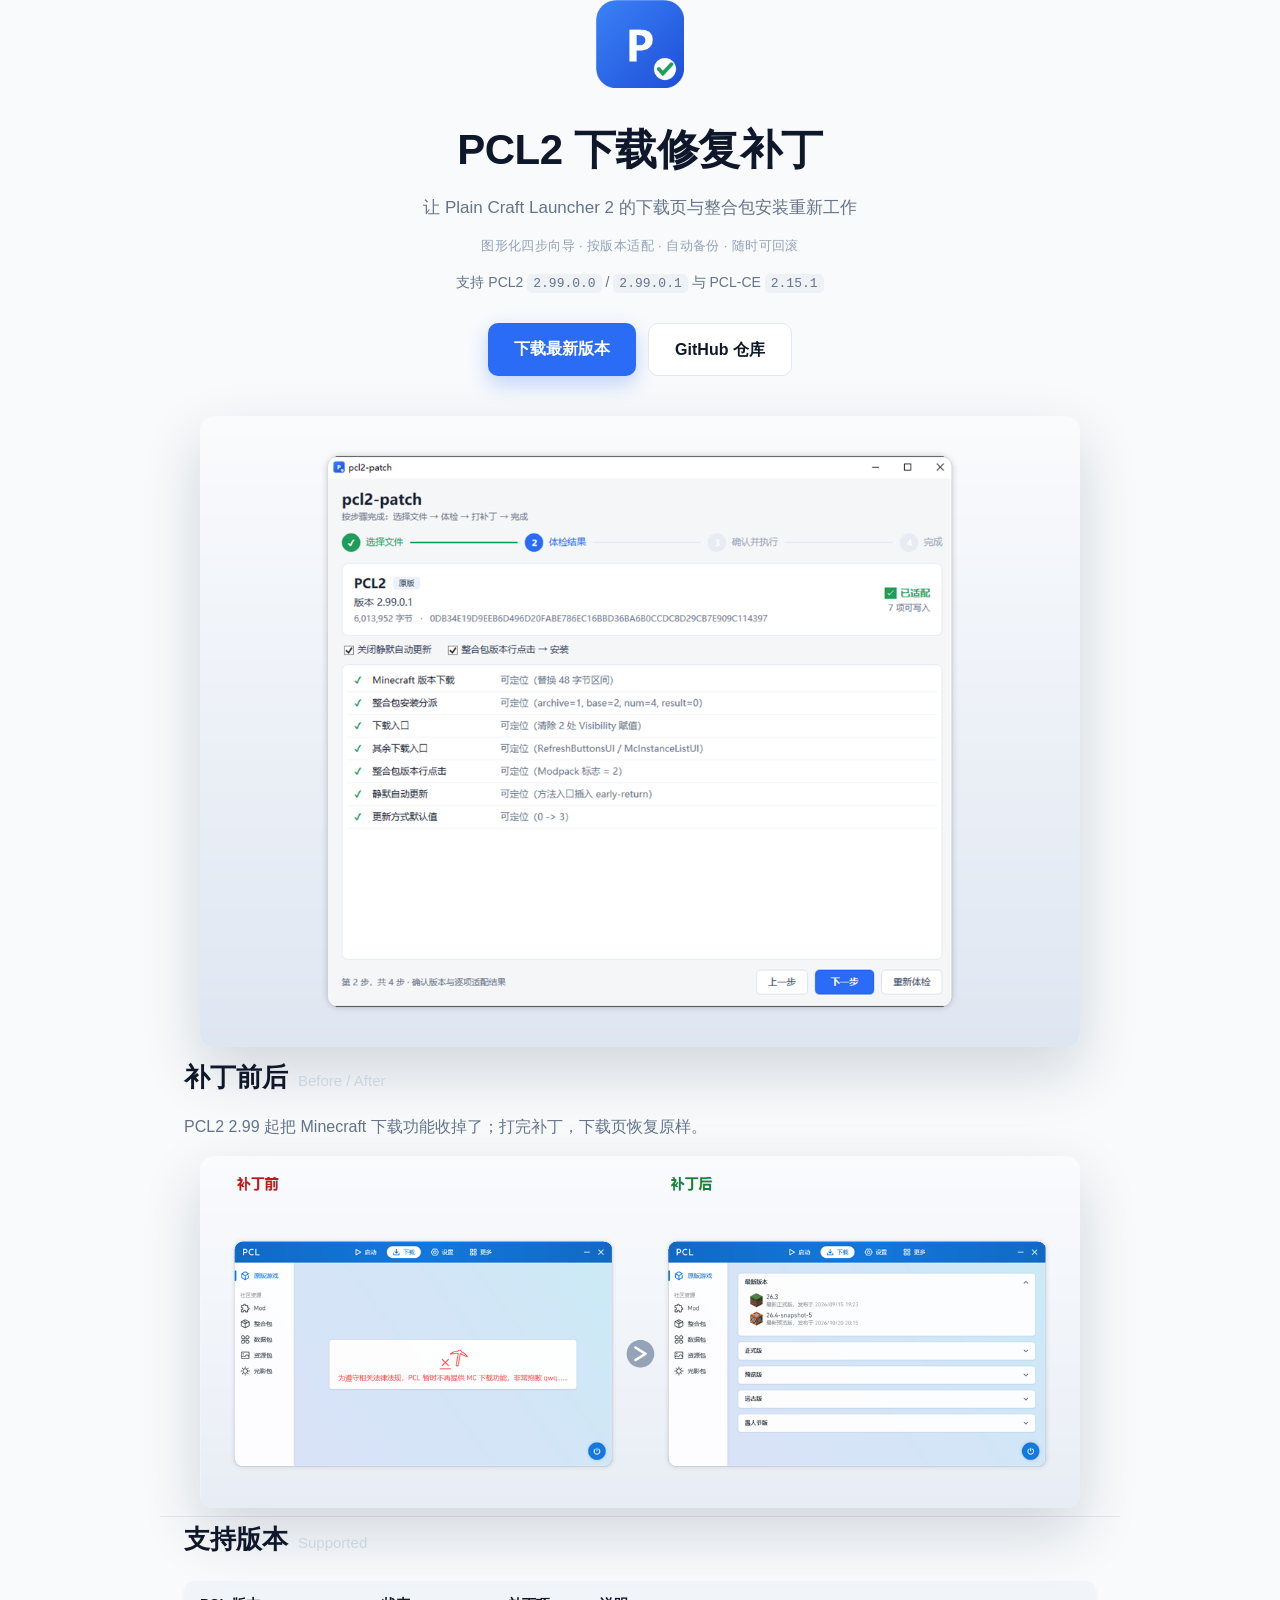
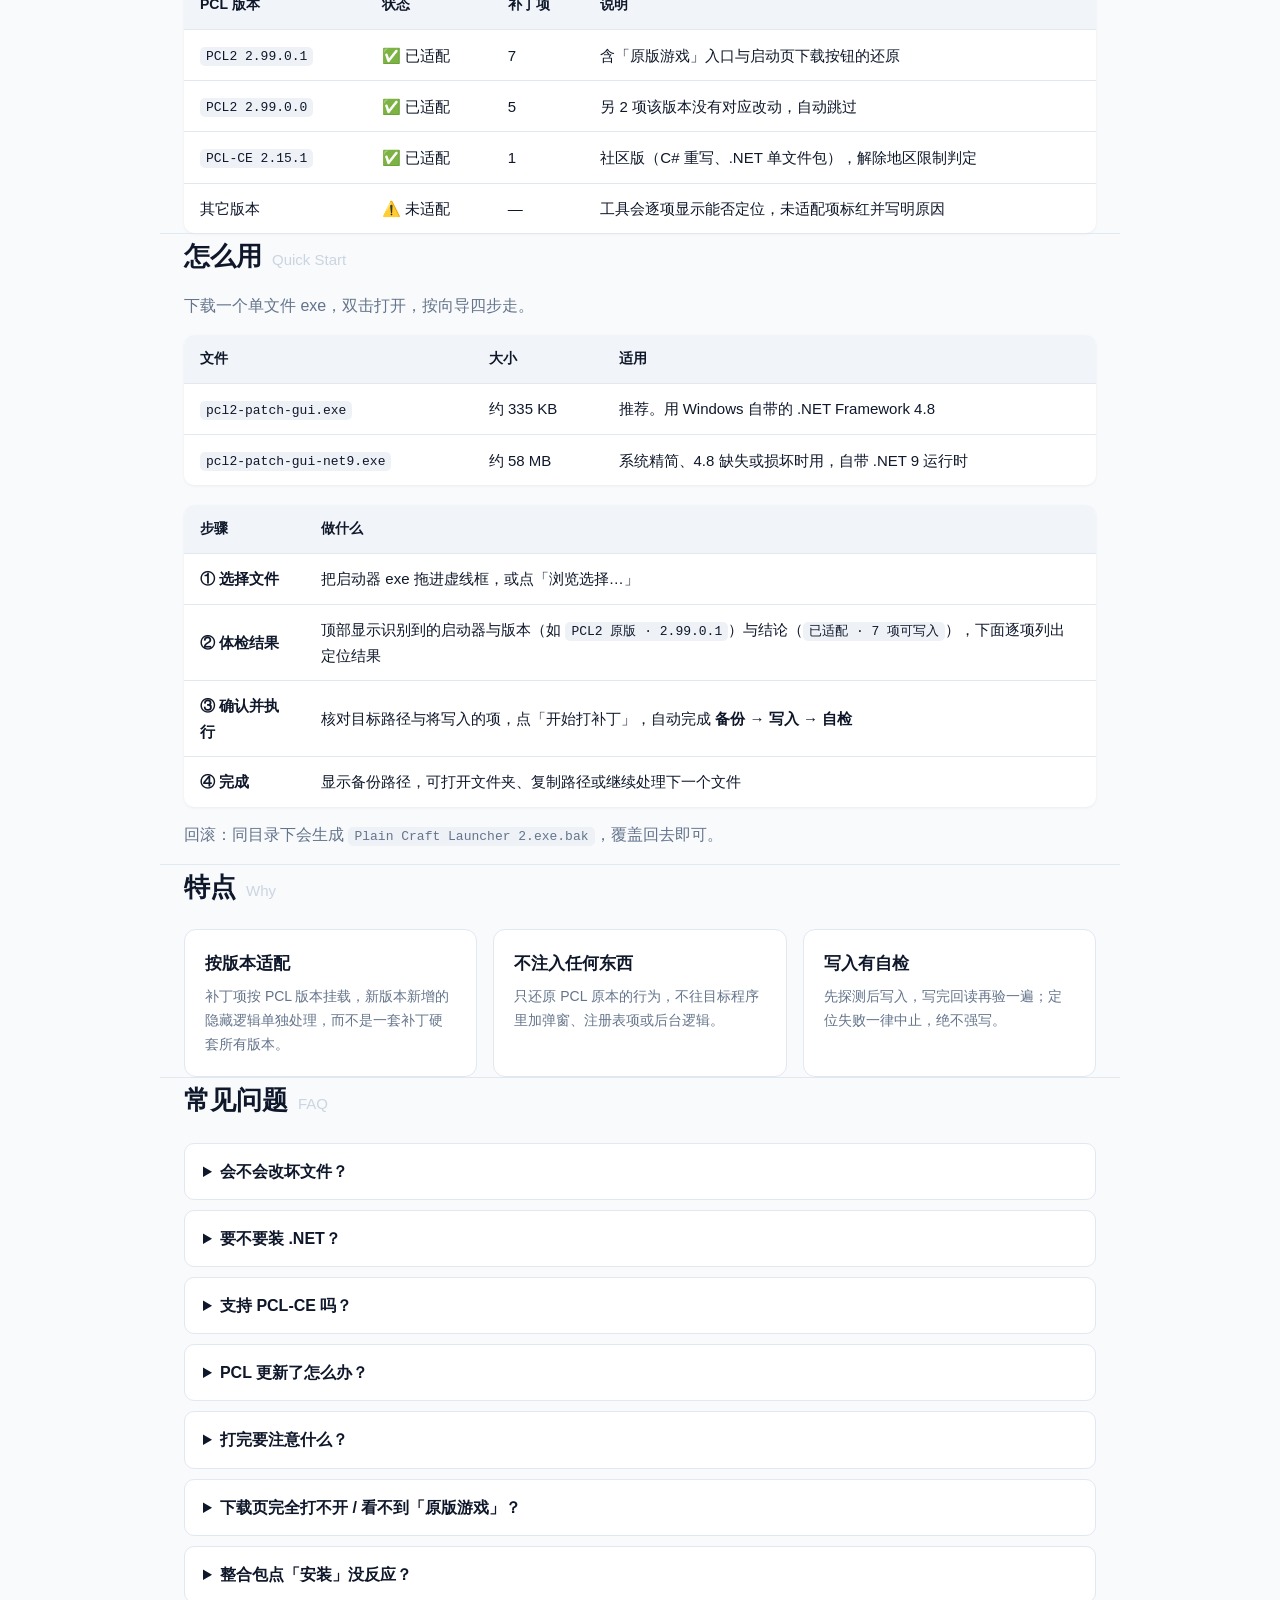
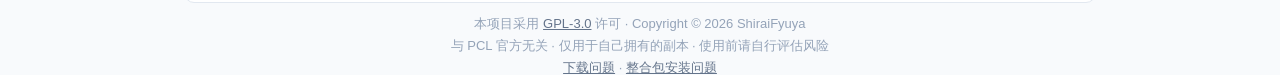
<file: docs/index.html>
<!DOCTYPE html>
<html lang="zh-CN">
<head>
<meta charset="utf-8" />
<meta name="viewport" content="width=device-width, initial-scale=1" />
<title>PCL2 下载修复补丁 · pcl2-patch</title>
<meta name="description" content="PCL2 2.99 的下载页用不了？pcl2-patch 一键恢复 Minecraft 原版下载与整合包安装，图形化操作，自动备份，支持回滚。已适配 PCL2 2.99.0.0 / 2.99.0.1 与 PCL-CE 2.15.1。" />
<meta name="keywords" content="PCL2, PCL2下载不了, PCL2下载限制, PCL2整合包安装, PCL2 2.99, 我的世界启动器, 补丁工具" />
<link rel="icon" href="logo.png" />
<meta property="og:type" content="website" />
<meta property="og:title" content="PCL2 下载修复补丁 · pcl2-patch" />
<meta property="og:description" content="一键恢复 PCL2 的 Minecraft 下载页与整合包安装，图形化、自动备份、支持回滚。" />
<meta property="og:image" content="hero.png" />
<script type="application/ld+json">
{
  "@context": "https://schema.org",
  "@type": "SoftwareApplication",
  "name": "pcl2-patch",
  "alternateName": "PCL2 下载修复补丁",
  "operatingSystem": "Windows 10, Windows 11",
  "applicationCategory": "UtilitiesApplication",
  "description": "为 Plain Craft Launcher 2 提供下载页与整合包安装的修复补丁，图形化操作，自动备份，支持回滚。",
  "offers": { "@type": "Offer", "price": "0", "priceCurrency": "CNY" },
  "license": "https://github.com/ShiraiFyuya/pcl2-patch/blob/main/LICENSE",
  "url": "https://shiraifyuya.github.io/pcl2-patch/",
  "downloadUrl": "https://github.com/ShiraiFyuya/pcl2-patch/releases/latest"
}
</script>
<style>
  :root {
    --blue: #2b6cf6;
    --blue-dark: #1d4ed8;
    --ink: #0f172a;
    --muted: #64748b;
    --line: #e2e8f0;
    --bg: #f8fafc;
  }
  * { box-sizing: border-box; }
  body {
    margin: 0;
    font-family: -apple-system, BlinkMacSystemFont, "Segoe UI", "Microsoft YaHei UI", "PingFang SC", sans-serif;
    color: var(--ink);
    background: var(--bg);
    line-height: 1.7;
    -webkit-font-smoothing: antialiased;
  }
  .wrap { max-width: 960px; margin: 0 auto; padding: 0 24px; }
  header { text-align: center; padding: 72px 0 40px; }
  header img.logo { width: 88px; height: 88px; }
  h1 { font-size: 42px; margin: 18px 0 8px; letter-spacing: -0.5px; }
  .sub { color: var(--muted); font-size: 17px; margin: 0 0 8px; }
  .tags { color: #94a3b8; font-size: 13px; letter-spacing: 0.4px; }
  .btns { margin-top: 28px; display: flex; gap: 12px; justify-content: center; flex-wrap: wrap; }
  .btn {
    display: inline-block; padding: 12px 26px; border-radius: 10px;
    font-weight: 600; text-decoration: none; transition: transform .15s ease, box-shadow .15s ease;
  }
  .btn:hover { transform: translateY(-1px); }
  .btn-primary { background: var(--blue); color: #fff; box-shadow: 0 8px 20px rgba(43,108,246,.28); }
  .btn-primary:hover { background: var(--blue-dark); }
  .btn-ghost { border: 1px solid var(--line); color: var(--ink); background: #fff; }
  .shot { margin: 40px 0 0; text-align: center; }
  .shot img { width: 100%; max-width: 880px; border-radius: 14px; box-shadow: 0 24px 60px rgba(15,23,42,.16); }
  section { padding: 56px 0; }
  section + section { border-top: 1px solid var(--line); }
  h2 { font-size: 26px; margin: 0 0 20px; }
  h2 .en { color: #cbd5e1; font-weight: 500; font-size: 15px; margin-left: 10px; }
  p.lead { color: var(--muted); margin-top: -6px; }
  table { width: 100%; border-collapse: collapse; font-size: 15px; background: #fff; border-radius: 10px; overflow: hidden; box-shadow: 0 1px 3px rgba(15,23,42,.06); }
  th, td { padding: 12px 16px; text-align: left; border-bottom: 1px solid var(--line); }
  th { background: #f1f5f9; font-weight: 600; font-size: 14px; }
  tr:last-child td { border-bottom: none; }
  code { background: #eef2f7; padding: 2px 6px; border-radius: 5px; font-size: 13px; }
  ol { padding-left: 22px; }
  ol li { margin: 8px 0; }
  .cards { display: grid; grid-template-columns: repeat(auto-fit, minmax(240px, 1fr)); gap: 16px; }
  .card { background: #fff; border: 1px solid var(--line); border-radius: 12px; padding: 20px; }
  .card h3 { margin: 0 0 6px; font-size: 17px; }
  .card p { margin: 0; color: var(--muted); font-size: 14px; }
  details { background: #fff; border: 1px solid var(--line); border-radius: 10px; padding: 14px 18px; margin-bottom: 10px; }
  summary { cursor: pointer; font-weight: 600; }
  details p { margin: 10px 0 0; color: var(--muted); }
  footer { text-align: center; color: #94a3b8; font-size: 13px; padding: 40px 0 60px; }
  footer a { color: var(--muted); }
  @media (max-width: 640px) {
    h1 { font-size: 32px; }
    header { padding-top: 48px; }
  }
</style>
</head>
<body>

<header class="wrap">
  <img class="logo" src="logo.png" alt="pcl2-patch" />
  <h1>PCL2 下载修复补丁</h1>
  <p class="sub">让 Plain Craft Launcher 2 的下载页与整合包安装重新工作</p>
  <p class="tags">图形化四步向导 · 按版本适配 · 自动备份 · 随时可回滚</p>
  <p class="sub" style="margin-top:6px;font-size:14px">支持 PCL2 <code>2.99.0.0</code> / <code>2.99.0.1</code> 与 PCL-CE <code>2.15.1</code></p>
  <div class="btns">
    <a class="btn btn-primary" href="https://github.com/ShiraiFyuya/pcl2-patch/releases/latest">下载最新版本</a>
    <a class="btn btn-ghost" href="https://github.com/ShiraiFyuya/pcl2-patch">GitHub 仓库</a>
  </div>
  <div class="shot">
    <img src="hero.png" alt="pcl2-patch 界面：六项检查全部适配通过" />
  </div>
</header>

<section class="wrap">
  <h2>补丁前后<span class="en">Before / After</span></h2>
  <p class="lead">PCL2 2.99 起把 Minecraft 下载功能收掉了；打完补丁，下载页恢复原样。</p>
  <div class="shot" style="margin-top:0">
    <img src="before-after.png" alt="补丁前后对比：左侧显示「为遵守相关法律法规，PCL 暂时不再提供 MC 下载功能」，右侧恢复版本列表" />
  </div>
</section>

<section class="wrap">
  <h2>支持版本<span class="en">Supported</span></h2>
  <table>
    <thead><tr><th>PCL 版本</th><th>状态</th><th>补丁项</th><th>说明</th></tr></thead>
    <tbody>
      <tr><td><code>PCL2 2.99.0.1</code></td><td>✅ 已适配</td><td>7</td><td>含「原版游戏」入口与启动页下载按钮的还原</td></tr>
      <tr><td><code>PCL2 2.99.0.0</code></td><td>✅ 已适配</td><td>5</td><td>另 2 项该版本没有对应改动，自动跳过</td></tr>
      <tr><td><code>PCL-CE 2.15.1</code></td><td>✅ 已适配</td><td>1</td><td>社区版（C# 重写、.NET 单文件包），解除地区限制判定</td></tr>
      <tr><td>其它版本</td><td>⚠️ 未适配</td><td>—</td><td>工具会逐项显示能否定位，未适配项标红并写明原因</td></tr>
    </tbody>
  </table>
</section>

<section class="wrap">
  <h2>怎么用<span class="en">Quick Start</span></h2>
  <p class="lead">下载一个单文件 exe，双击打开，按向导四步走。</p>
  <table style="margin-bottom:20px">
    <thead><tr><th>文件</th><th>大小</th><th>适用</th></tr></thead>
    <tbody>
      <tr><td><code>pcl2-patch-gui.exe</code></td><td>约 335 KB</td><td>推荐。用 Windows 自带的 .NET Framework 4.8</td></tr>
      <tr><td><code>pcl2-patch-gui-net9.exe</code></td><td>约 58 MB</td><td>系统精简、4.8 缺失或损坏时用，自带 .NET 9 运行时</td></tr>
    </tbody>
  </table>
  <table style="margin-bottom:20px">
    <thead><tr><th>步骤</th><th>做什么</th></tr></thead>
    <tbody>
      <tr><td><b>① 选择文件</b></td><td>把启动器 exe 拖进虚线框，或点「浏览选择…」</td></tr>
      <tr><td><b>② 体检结果</b></td><td>顶部显示识别到的启动器与版本（如 <code>PCL2 原版 · 2.99.0.1</code>）与结论（<code>已适配 · 7 项可写入</code>），下面逐项列出定位结果</td></tr>
      <tr><td><b>③ 确认并执行</b></td><td>核对目标路径与将写入的项，点「开始打补丁」，自动完成 <strong>备份 → 写入 → 自检</strong></td></tr>
      <tr><td><b>④ 完成</b></td><td>显示备份路径，可打开文件夹、复制路径或继续处理下一个文件</td></tr>
    </tbody>
  </table>
  <p class="lead">回滚：同目录下会生成 <code>Plain Craft Launcher 2.exe.bak</code>，覆盖回去即可。</p>
</section>

<section class="wrap">
  <h2>特点<span class="en">Why</span></h2>
  <div class="cards">
    <div class="card"><h3>按版本适配</h3><p>补丁项按 PCL 版本挂载，新版本新增的隐藏逻辑单独处理，而不是一套补丁硬套所有版本。</p></div>
    <div class="card"><h3>不注入任何东西</h3><p>只还原 PCL 原本的行为，不往目标程序里加弹窗、注册表项或后台逻辑。</p></div>
    <div class="card"><h3>写入有自检</h3><p>先探测后写入，写完回读再验一遍；定位失败一律中止，绝不强写。</p></div>
  </div>
</section>

<section class="wrap">
  <h2>常见问题<span class="en">FAQ</span></h2>
  <details><summary>会不会改坏文件？</summary><p>不会。工具在副本上操作，写入前后各探测一次，全部通过才落盘。</p></details>
  <details><summary>要不要装 .NET？</summary><p>默认的 <code>pcl2-patch-gui.exe</code> 不用，它跑在 Windows 自带的 .NET Framework 4.8 上（Win10 1809+ / Win11 预装）。</p></details>
  <details><summary>支持 PCL-CE 吗？</summary><p>支持。PCL-CE 本身需要 .NET 10 桌面运行时（它的要求，与本工具无关）；工具会解析它的 .NET 单文件包，解除地区限制判定。</p></details>
  <details><summary>PCL 更新了怎么办？</summary><p>更新会覆盖文件，补丁随之失效。重跑一次本工具即可。</p></details>
  <details><summary>打完要注意什么？</summary><p>不要点 PCL 的「检查更新」，会覆盖成官方版；更新后重跑一次即可。</p></details>
  <details><summary>下载页完全打不开 / 看不到「原版游戏」？</summary><p>2.99.0.1 起作者把入口也隐藏了，补丁会一并还原。详细原因与逐步骤说明见 <a href="fix.html">PCL2 下载不了 Minecraft 怎么办</a>。</p></details>
  <details><summary>整合包点「安装」没反应？</summary><p>整合包安装链路同样被关闭了，补丁会恢复分派逻辑。详见 <a href="modpack.html">PCL2 整合包安装失败怎么办</a>。</p></details>
</section>

<footer class="wrap">
  本项目采用 <a href="https://github.com/ShiraiFyuya/pcl2-patch/blob/main/LICENSE">GPL-3.0</a> 许可 · Copyright © 2026 ShiraiFyuya<br />
  与 PCL 官方无关 · 仅用于自己拥有的副本 · 使用前请自行评估风险<br /><a href="fix.html">下载问题</a> · <a href="modpack.html">整合包安装问题</a>
</footer>

</body>
</html>
</file>
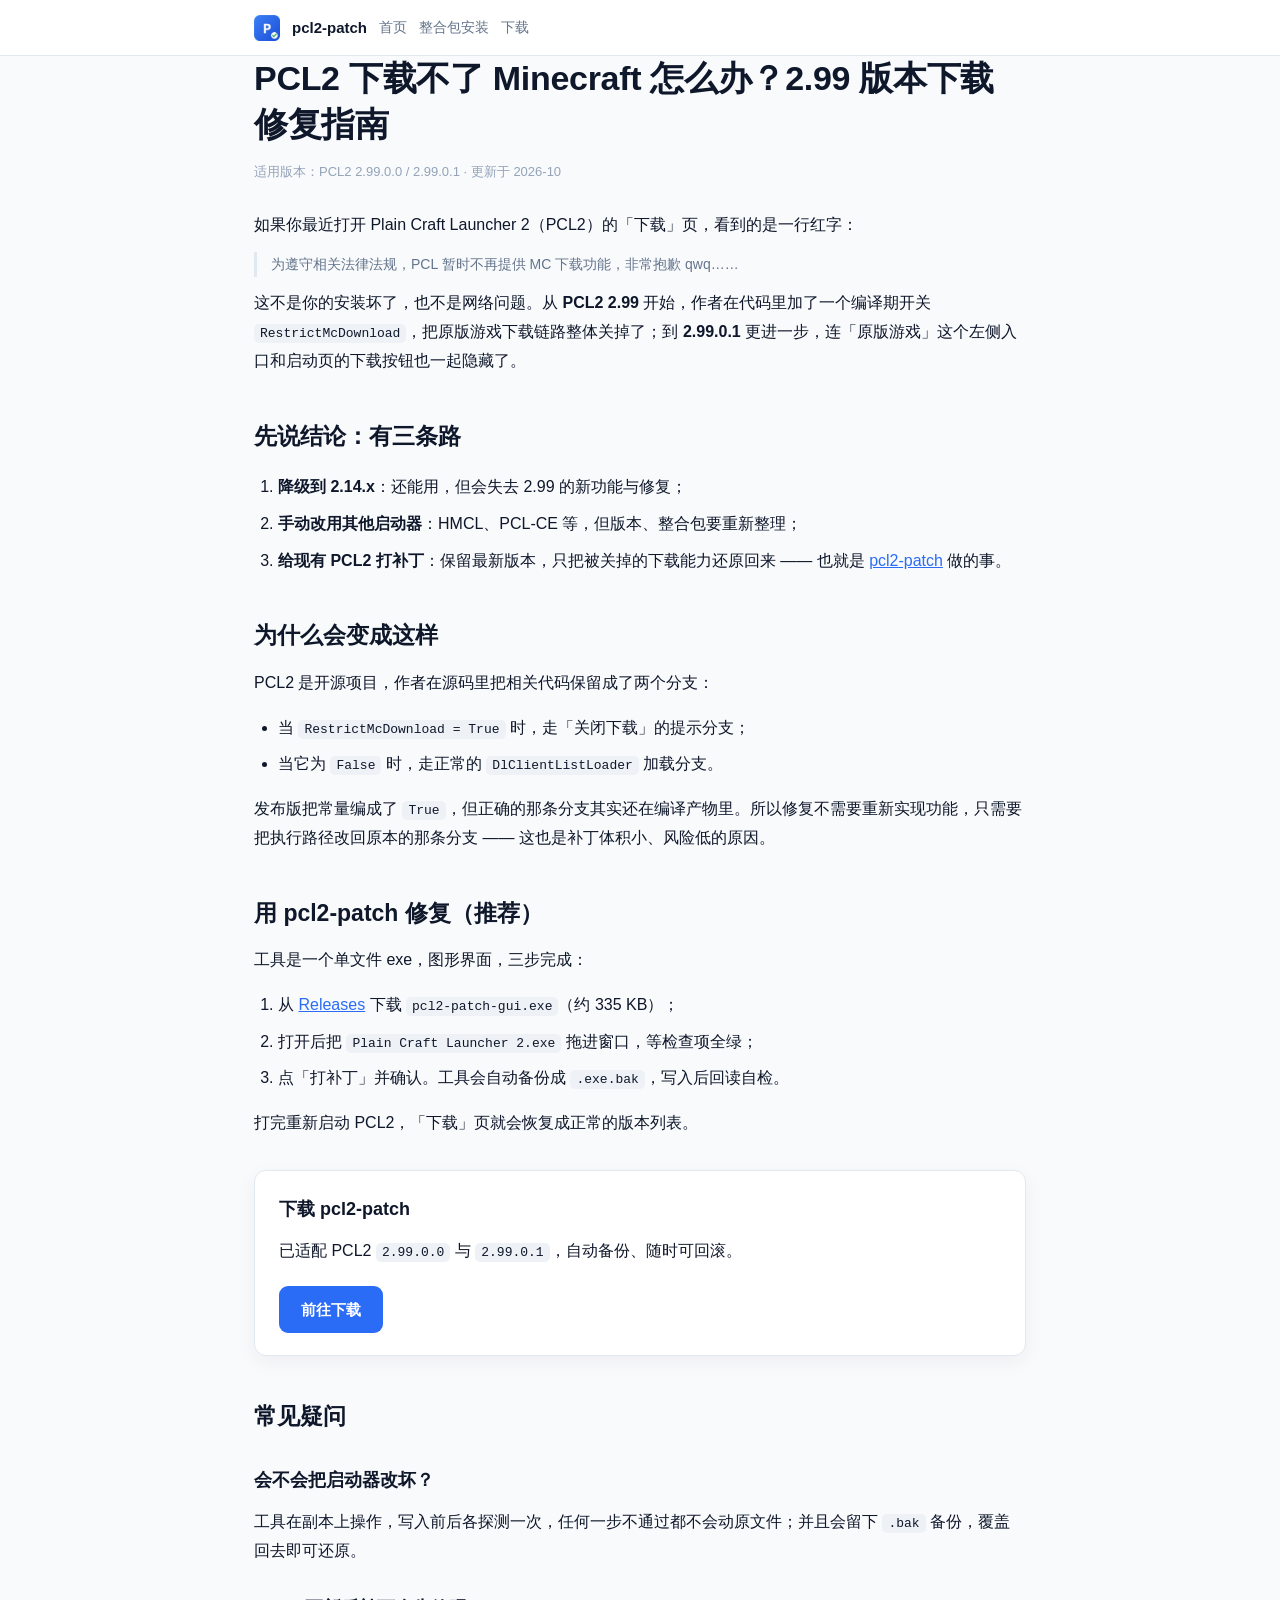
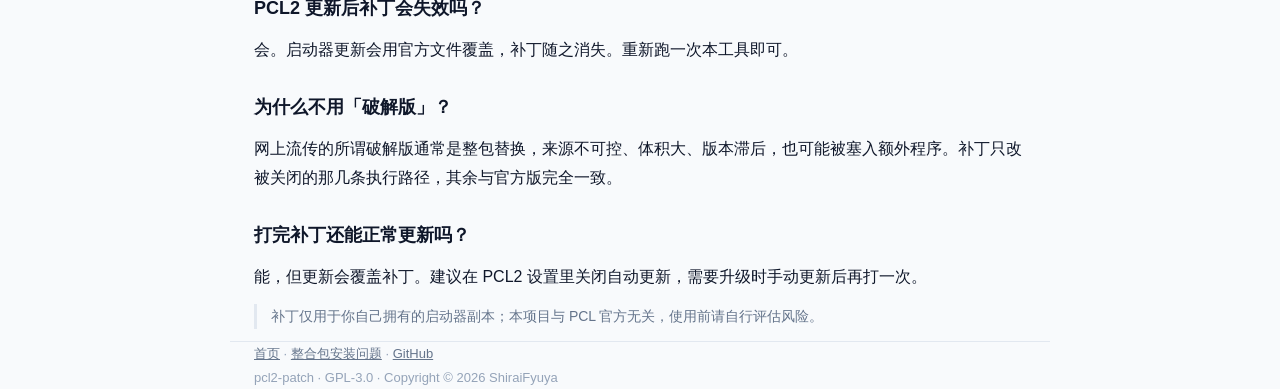
<file: docs/fix.html>
<!DOCTYPE html>
<html lang="zh-CN">
<head>
<meta charset="utf-8" />
<meta name="viewport" content="width=device-width, initial-scale=1" />
<title>PCL2 下载不了 Minecraft 怎么办？2.99 版本下载修复完整指南</title>
<meta name="description" content="PCL2 2.99 打开下载页只看到「为遵守相关法律法规，PCL 暂时不再提供 MC 下载功能」？本文说明原因、给出可用的修复方法，并附图形化补丁工具下载。" />
<meta name="keywords" content="PCL2下载不了, PCL2下载修复, PCL2 2.99 下载, PCL2没有下载功能, PCL2下载页, Minecraft启动器" />
<link rel="icon" href="logo.png" />
<link rel="stylesheet" href="style.css" />
<link rel="canonical" href="https://shiraifyuya.github.io/pcl2-patch/fix.html" />
</head>
<body>

<nav class="top">
  <div class="wrap">
    <img src="logo.png" alt="" />
    <a class="brand" href="index.html">pcl2-patch</a>
    <a href="index.html">首页</a>
    <a href="modpack.html">整合包安装</a>
    <a href="https://github.com/ShiraiFyuya/pcl2-patch/releases/latest">下载</a>
  </div>
</nav>

<article class="wrap">
  <h1>PCL2 下载不了 Minecraft 怎么办？2.99 版本下载修复指南</h1>
  <p class="meta">适用版本：PCL2 2.99.0.0 / 2.99.0.1 · 更新于 2026-10</p>

  <p>如果你最近打开 Plain Craft Launcher 2（PCL2）的「下载」页，看到的是一行红字：</p>
  <p class="note">为遵守相关法律法规，PCL 暂时不再提供 MC 下载功能，非常抱歉 qwq……</p>
  <p>这不是你的安装坏了，也不是网络问题。从 <strong>PCL2 2.99</strong> 开始，作者在代码里加了一个编译期开关 <code>RestrictMcDownload</code>，把原版游戏下载链路整体关掉了；到 <strong>2.99.0.1</strong> 更进一步，连「原版游戏」这个左侧入口和启动页的下载按钮也一起隐藏了。</p>

  <h2>先说结论：有三条路</h2>
  <ol>
    <li><strong>降级到 2.14.x</strong>：还能用，但会失去 2.99 的新功能与修复；</li>
    <li><strong>手动改用其他启动器</strong>：HMCL、PCL-CE 等，但版本、整合包要重新整理；</li>
    <li><strong>给现有 PCL2 打补丁</strong>：保留最新版本，只把被关掉的下载能力还原回来 —— 也就是 <a href="index.html">pcl2-patch</a> 做的事。</li>
  </ol>

  <h2>为什么会变成这样</h2>
  <p>PCL2 是开源项目，作者在源码里把相关代码保留成了两个分支：</p>
  <ul>
    <li>当 <code>RestrictMcDownload = True</code> 时，走「关闭下载」的提示分支；</li>
    <li>当它为 <code>False</code> 时，走正常的 <code>DlClientListLoader</code> 加载分支。</li>
  </ul>
  <p>发布版把常量编成了 <code>True</code>，但正确的那条分支其实还在编译产物里。所以修复不需要重新实现功能，只需要把执行路径改回原本的那条分支 —— 这也是补丁体积小、风险低的原因。</p>

  <h2>用 pcl2-patch 修复（推荐）</h2>
  <p>工具是一个单文件 exe，图形界面，三步完成：</p>
  <ol>
    <li>从 <a href="https://github.com/ShiraiFyuya/pcl2-patch/releases/latest">Releases</a> 下载 <code>pcl2-patch-gui.exe</code>（约 335 KB）；</li>
    <li>打开后把 <code>Plain Craft Launcher 2.exe</code> 拖进窗口，等检查项全绿；</li>
    <li>点「打补丁」并确认。工具会自动备份成 <code>.exe.bak</code>，写入后回读自检。</li>
  </ol>
  <p>打完重新启动 PCL2，「下载」页就会恢复成正常的版本列表。</p>

  <div class="cta">
    <h3>下载 pcl2-patch</h3>
    <p>已适配 PCL2 <code>2.99.0.0</code> 与 <code>2.99.0.1</code>，自动备份、随时可回滚。</p>
    <a class="btn" href="https://github.com/ShiraiFyuya/pcl2-patch/releases/latest">前往下载</a>
  </div>

  <h2>常见疑问</h2>
  <h3>会不会把启动器改坏？</h3>
  <p>工具在副本上操作，写入前后各探测一次，任何一步不通过都不会动原文件；并且会留下 <code>.bak</code> 备份，覆盖回去即可还原。</p>

  <h3>PCL2 更新后补丁会失效吗？</h3>
  <p>会。启动器更新会用官方文件覆盖，补丁随之消失。重新跑一次本工具即可。</p>

  <h3>为什么不用「破解版」？</h3>
  <p>网上流传的所谓破解版通常是整包替换，来源不可控、体积大、版本滞后，也可能被塞入额外程序。补丁只改被关闭的那几条执行路径，其余与官方版完全一致。</p>

  <h3>打完补丁还能正常更新吗？</h3>
  <p>能，但更新会覆盖补丁。建议在 PCL2 设置里关闭自动更新，需要升级时手动更新后再打一次。</p>

  <p class="note">补丁仅用于你自己拥有的启动器副本；本项目与 PCL 官方无关，使用前请自行评估风险。</p>
</article>

<footer class="wrap">
  <a href="index.html">首页</a> · <a href="modpack.html">整合包安装问题</a> ·
  <a href="https://github.com/ShiraiFyuya/pcl2-patch">GitHub</a><br />
  pcl2-patch · GPL-3.0 · Copyright © 2026 ShiraiFyuya
</footer>

</body>
</html>
</file>
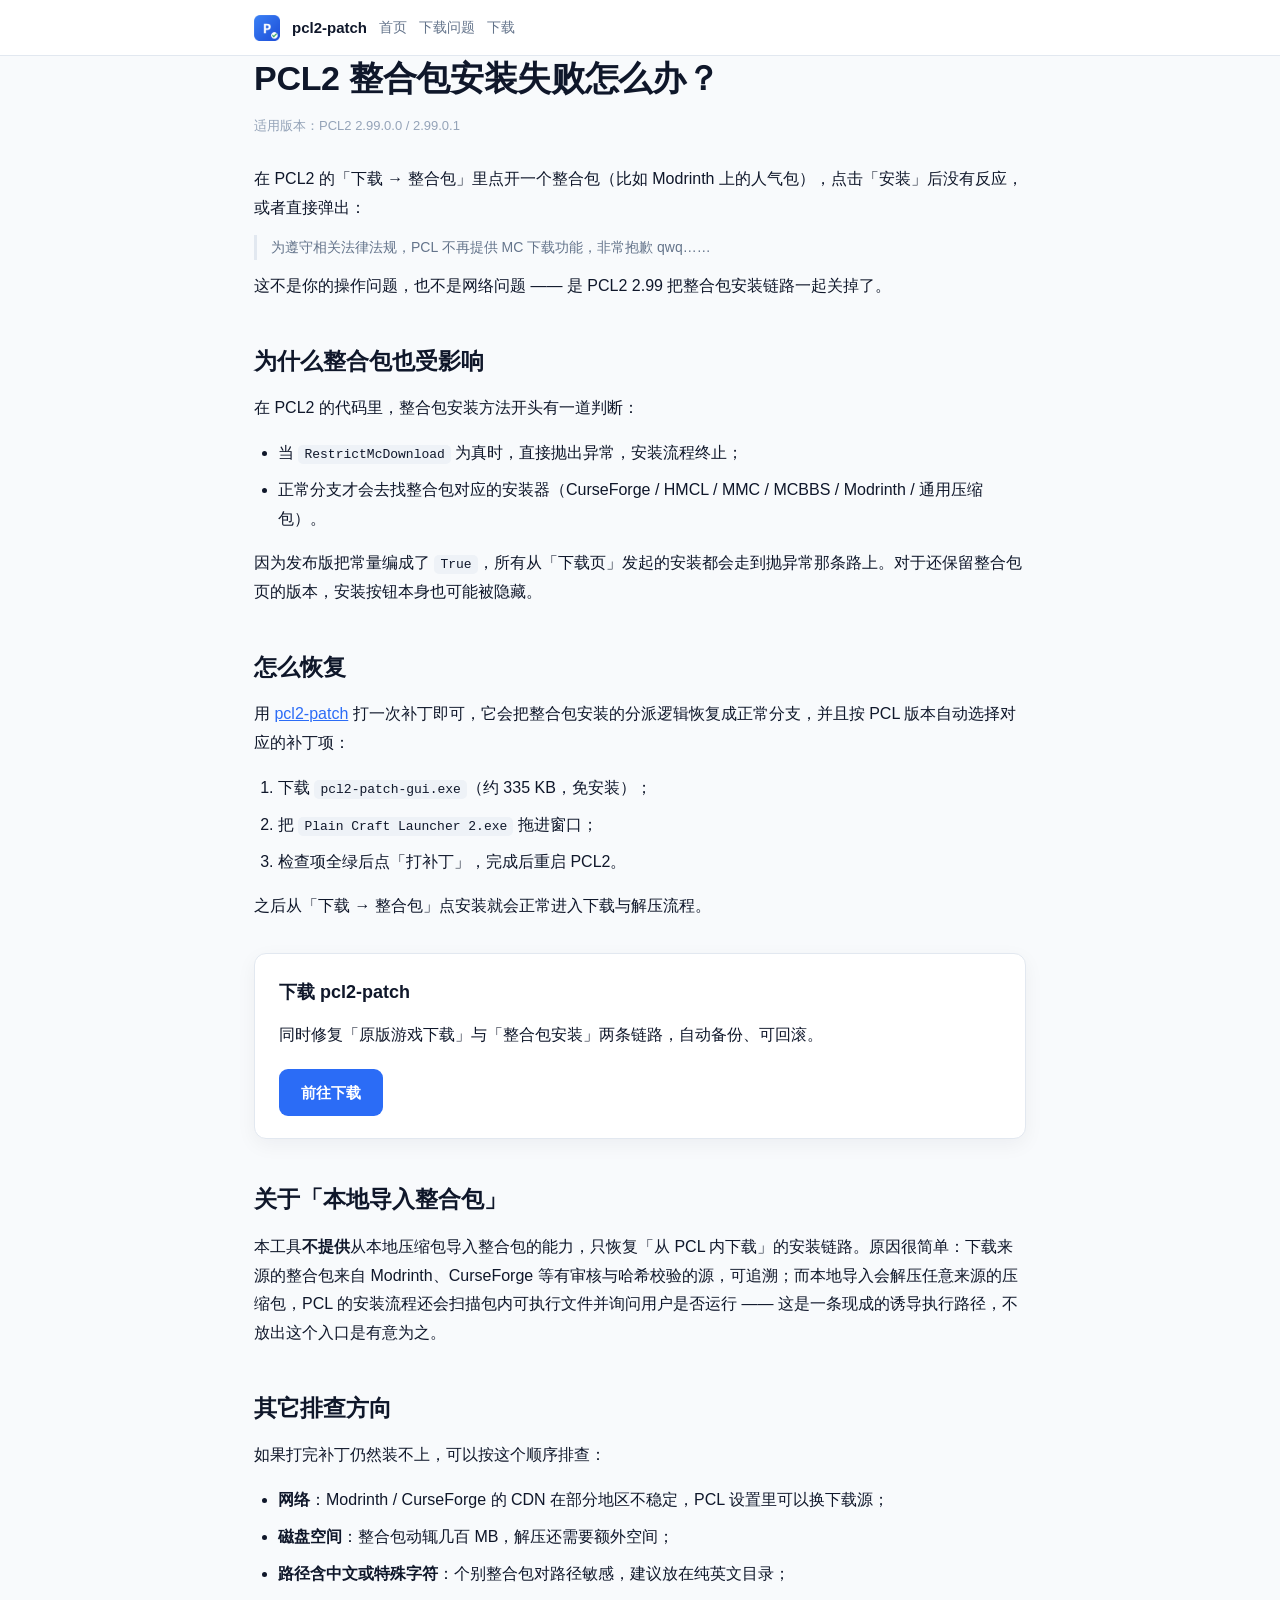
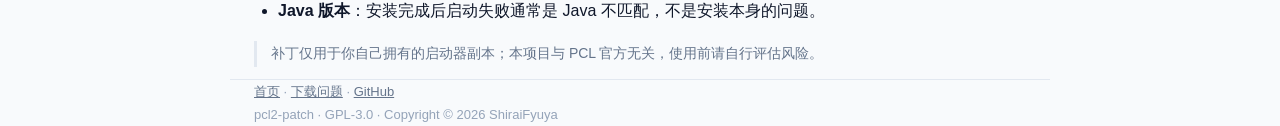
<file: docs/modpack.html>
<!DOCTYPE html>
<html lang="zh-CN">
<head>
<meta charset="utf-8" />
<meta name="viewport" content="width=device-width, initial-scale=1" />
<title>PCL2 整合包安装失败 / 无法安装整合包 的解决办法（2.99 版本）</title>
<meta name="description" content="PCL2 2.99 点击「安装」没反应、整合包安装按钮消失或报「不再提供 MC 下载功能」？本文解释原因并给出恢复整合包安装的完整步骤。" />
<meta name="keywords" content="PCL2整合包安装, PCL2安装整合包失败, PCL2 2.99 整合包, PCL2整合包安装按钮没了, Modrinth整合包" />
<link rel="icon" href="logo.png" />
<link rel="stylesheet" href="style.css" />
<link rel="canonical" href="https://shiraifyuya.github.io/pcl2-patch/modpack.html" />
</head>
<body>

<nav class="top">
  <div class="wrap">
    <img src="logo.png" alt="" />
    <a class="brand" href="index.html">pcl2-patch</a>
    <a href="index.html">首页</a>
    <a href="fix.html">下载问题</a>
    <a href="https://github.com/ShiraiFyuya/pcl2-patch/releases/latest">下载</a>
  </div>
</nav>

<article class="wrap">
  <h1>PCL2 整合包安装失败怎么办？</h1>
  <p class="meta">适用版本：PCL2 2.99.0.0 / 2.99.0.1</p>

  <p>在 PCL2 的「下载 → 整合包」里点开一个整合包（比如 Modrinth 上的人气包），点击「安装」后没有反应，或者直接弹出：</p>
  <p class="note">为遵守相关法律法规，PCL 不再提供 MC 下载功能，非常抱歉 qwq……</p>
  <p>这不是你的操作问题，也不是网络问题 —— 是 PCL2 2.99 把整合包安装链路一起关掉了。</p>

  <h2>为什么整合包也受影响</h2>
  <p>在 PCL2 的代码里，整合包安装方法开头有一道判断：</p>
  <ul>
    <li>当 <code>RestrictMcDownload</code> 为真时，直接抛出异常，安装流程终止；</li>
    <li>正常分支才会去找整合包对应的安装器（CurseForge / HMCL / MMC / MCBBS / Modrinth / 通用压缩包）。</li>
  </ul>
  <p>因为发布版把常量编成了 <code>True</code>，所有从「下载页」发起的安装都会走到抛异常那条路上。对于还保留整合包页的版本，安装按钮本身也可能被隐藏。</p>

  <h2>怎么恢复</h2>
  <p>用 <a href="index.html">pcl2-patch</a> 打一次补丁即可，它会把整合包安装的分派逻辑恢复成正常分支，并且按 PCL 版本自动选择对应的补丁项：</p>
  <ol>
    <li>下载 <code>pcl2-patch-gui.exe</code>（约 335 KB，免安装）；</li>
    <li>把 <code>Plain Craft Launcher 2.exe</code> 拖进窗口；</li>
    <li>检查项全绿后点「打补丁」，完成后重启 PCL2。</li>
  </ol>
  <p>之后从「下载 → 整合包」点安装就会正常进入下载与解压流程。</p>

  <div class="cta">
    <h3>下载 pcl2-patch</h3>
    <p>同时修复「原版游戏下载」与「整合包安装」两条链路，自动备份、可回滚。</p>
    <a class="btn" href="https://github.com/ShiraiFyuya/pcl2-patch/releases/latest">前往下载</a>
  </div>

  <h2>关于「本地导入整合包」</h2>
  <p>本工具<strong>不提供</strong>从本地压缩包导入整合包的能力，只恢复「从 PCL 内下载」的安装链路。原因很简单：下载来源的整合包来自 Modrinth、CurseForge 等有审核与哈希校验的源，可追溯；而本地导入会解压任意来源的压缩包，PCL 的安装流程还会扫描包内可执行文件并询问用户是否运行 —— 这是一条现成的诱导执行路径，不放出这个入口是有意为之。</p>

  <h2>其它排查方向</h2>
  <p>如果打完补丁仍然装不上，可以按这个顺序排查：</p>
  <ul>
    <li><strong>网络</strong>：Modrinth / CurseForge 的 CDN 在部分地区不稳定，PCL 设置里可以换下载源；</li>
    <li><strong>磁盘空间</strong>：整合包动辄几百 MB，解压还需要额外空间；</li>
    <li><strong>路径含中文或特殊字符</strong>：个别整合包对路径敏感，建议放在纯英文目录；</li>
    <li><strong>Java 版本</strong>：安装完成后启动失败通常是 Java 不匹配，不是安装本身的问题。</li>
  </ul>

  <p class="note">补丁仅用于你自己拥有的启动器副本；本项目与 PCL 官方无关，使用前请自行评估风险。</p>
</article>

<footer class="wrap">
  <a href="index.html">首页</a> · <a href="fix.html">下载问题</a> ·
  <a href="https://github.com/ShiraiFyuya/pcl2-patch">GitHub</a><br />
  pcl2-patch · GPL-3.0 · Copyright © 2026 ShiraiFyuya
</footer>

</body>
</html>
</file>
<file: docs/style.css>
:root {
  --blue: #2b6cf6;
  --ink: #0f172a;
  --muted: #64748b;
  --line: #e2e8f0;
  --bg: #f8fafc;
}
* { box-sizing: border-box; }
body {
  margin: 0;
  font-family: -apple-system, BlinkMacSystemFont, "Segoe UI", "Microsoft YaHei UI", "PingFang SC", sans-serif;
  color: var(--ink);
  background: var(--bg);
  line-height: 1.8;
  -webkit-font-smoothing: antialiased;
}
.wrap { max-width: 820px; margin: 0 auto; padding: 0 24px; }
nav.top { border-bottom: 1px solid var(--line); background: #fff; }
nav.top .wrap { display: flex; align-items: center; gap: 12px; padding: 14px 24px; }
nav.top img { width: 26px; height: 26px; }
nav.top a { color: var(--muted); text-decoration: none; font-size: 14px; }
nav.top a:hover { color: var(--blue); }
nav.top .brand { color: var(--ink); font-weight: 700; font-size: 15px; }
article { padding: 40px 0 60px; }
h1 { font-size: 34px; line-height: 1.35; margin: 0 0 12px; letter-spacing: -0.3px; }
.meta { color: #94a3b8; font-size: 13px; margin-bottom: 28px; }
h2 { font-size: 23px; margin: 40px 0 12px; }
h3 { font-size: 18px; margin: 26px 0 8px; }
p { margin: 12px 0; }
ul, ol { padding-left: 24px; }
li { margin: 8px 0; }
code { background: #eef2f7; padding: 2px 6px; border-radius: 5px; font-size: 13px; }
a { color: var(--blue); }
.cta {
  margin: 32px 0; padding: 22px 24px; border-radius: 12px; background: #fff;
  border: 1px solid var(--line); box-shadow: 0 6px 20px rgba(15,23,42,.05);
}
.cta h3 { margin: 0 0 8px; }
.btn {
  display: inline-block; margin-top: 8px; padding: 10px 22px; border-radius: 9px;
  background: var(--blue); color: #fff; text-decoration: none; font-weight: 600; font-size: 15px;
}
.btn:hover { background: #1d4ed8; }
.note { color: var(--muted); font-size: 14px; border-left: 3px solid var(--line); padding-left: 14px; }
footer { border-top: 1px solid var(--line); color: #94a3b8; font-size: 13px; padding: 28px 0 50px; }
footer a { color: var(--muted); }
</file>
